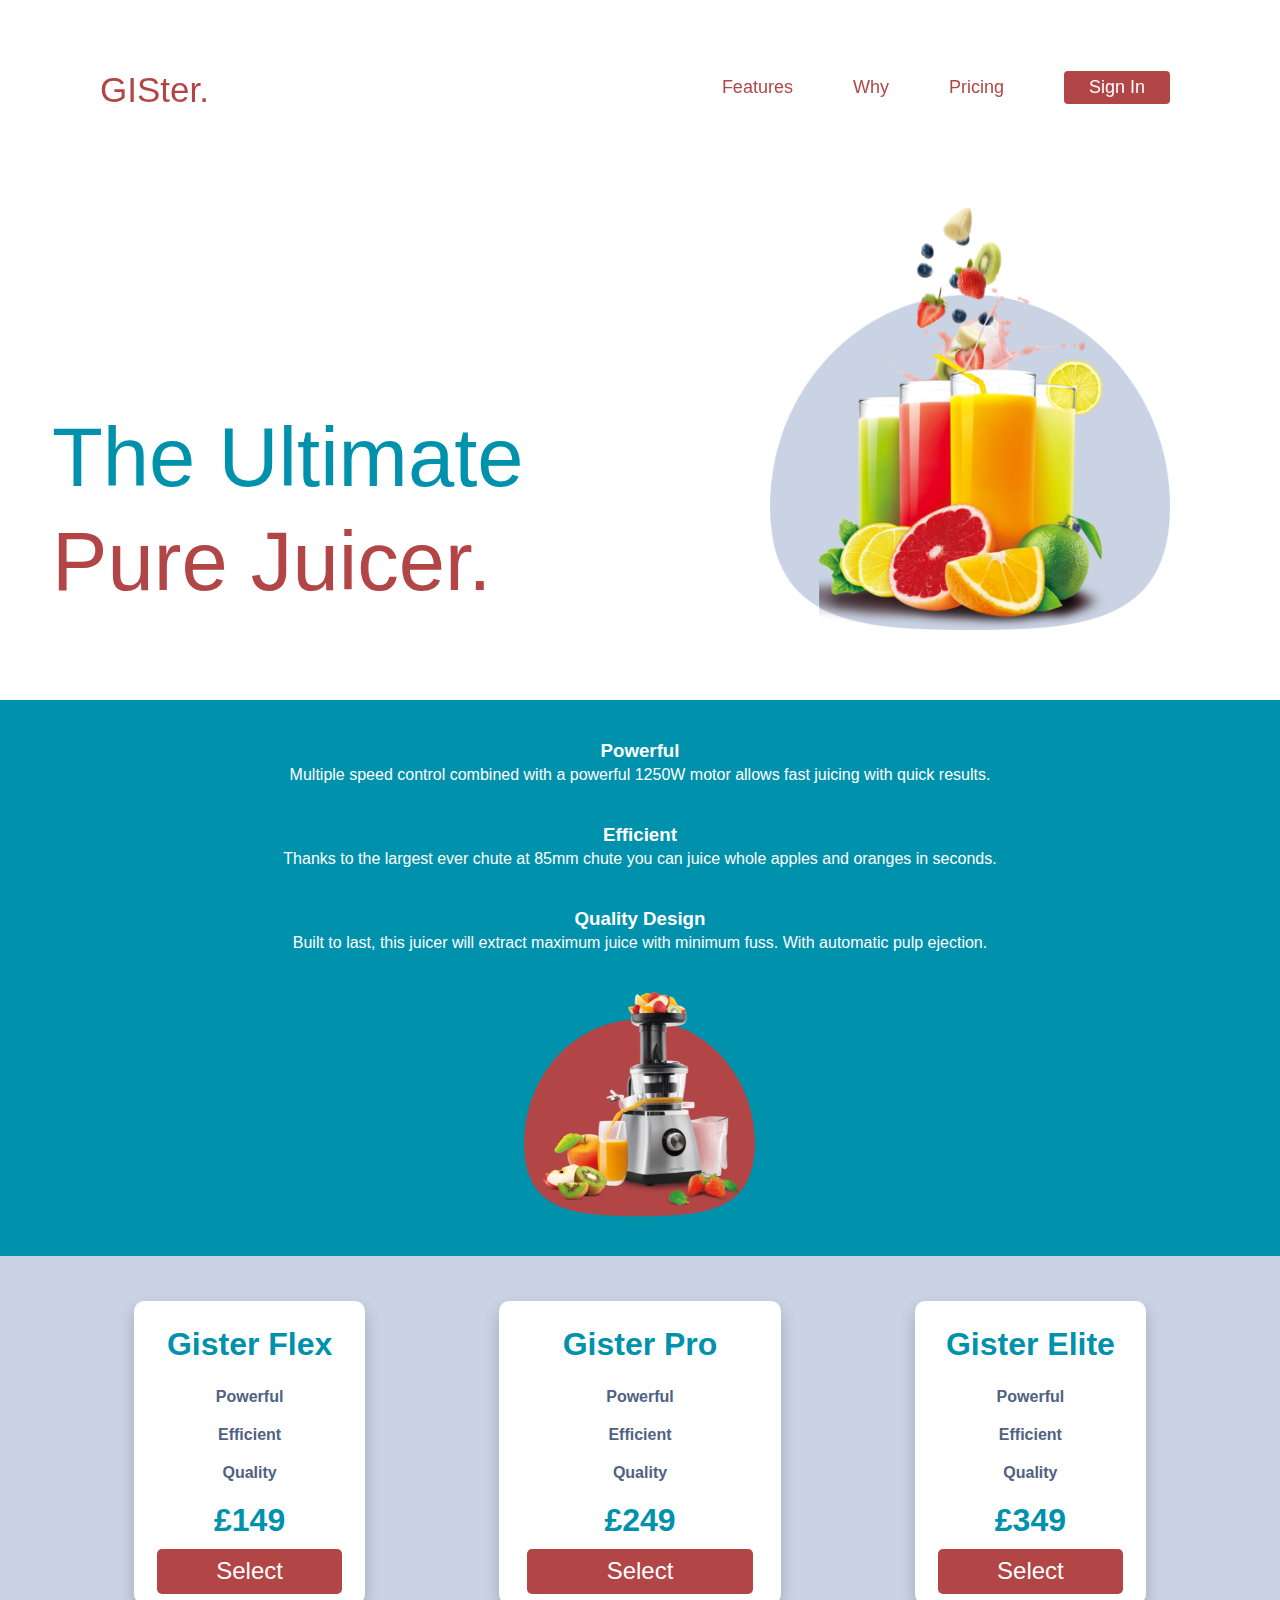
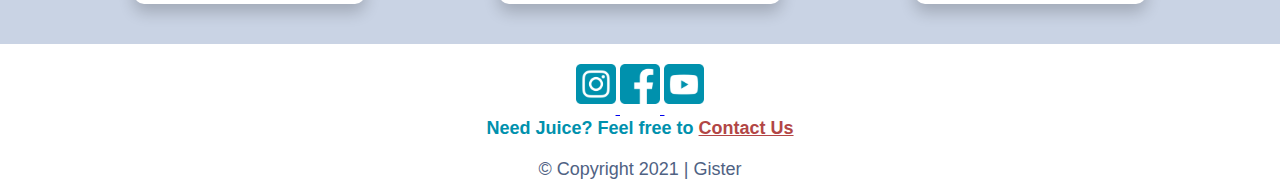
<file: index.html>
<!DOCTYPE html>
<html lang="en">
    <head>
        <meta charset="utf-8">
        <meta http-equiv="X-UA-Compatible" content="IE=edge">
        <title>Gister</title>
        <meta name="description" content="Gister Juicer">
        <meta name="viewport" content="width=device-width, initial-scale=1">
        <link rel="stylesheet" href="css/main.css">
    </head>
    <body>
        <header>
        <nav class="navbar">
            <span class="navbar-toggle" id="js-navbar-toggle">
                <img class="hamburger" src="images/hamburger.svg" alt="mobile menu">
            </span>
            <a href="index.html" class="logo">GISter.</a>
            <ul class="main-nav" id="js-menu">
                <li class="active">
                    <a href="#features" class="nav-links">Features</a>
                </li>
                <li>
                    <a href="#why" class="nav-links">Why</a>
                </li>
                <li>
                    <a href="#pricing" class="nav-links">Pricing</a>
                </li>
                <li>
                    <a href="sign-in.html" class="sign-in-mobile nav-links">Sign In</a>
                </li>
                <li>
                    <a href="sign-in.html" class="nav-links"><button class="sign-in-desktop">Sign In</button></a>
                </li>
            </ul> 
        </nav>
        </header>
        <main class="container">
            <section id="features">
                <div class="section-1">
                <div class="box-1">
                    <img class="juice-pic" src="images/juice.png" alt="Juice-pic">
                </div>
                <div class="box-2">
                    <h1 class="slogan-1">The Ultimate</h1>
                    <h1 class="slogan-2">Pure Juicer.</h1>
                </div>
                </div>
            </section>
            <section id="why">
                <div class="section-2">
                    <div class="box-3">
                        <h3 class="description-space">Powerful</h3>
                        <p class="product-description">Multiple speed control combined with a powerful 1250W motor allows fast juicing with quick results.</p>
                    </div>
                    <div class="box-4">
                        <h3 class="description-space">Efficient</h3>
                        <p class="product-description">Thanks to the largest ever chute at 85mm chute you can juice whole apples and oranges in seconds.</p>
                    </div>
                    <div class="box-5">
                        <h3 class="description-space">Quality Design</h3>
                        <p class="product-description">Built to last, this juicer will extract maximum juice with minimum fuss. With automatic pulp ejection.</p>
                    </div>
                    <div class="box-6 description-space">
                        <img class="juicer-pic" src="images/juicer-pic.png" alt="Juicer-pic">
                    </div>
                </div>
            </section>  
            <section id="pricing">
                <div class="section-3">
                <div class="card" id="card-1">
                    <h1 class="title">Gister Flex</h1>
                    <ul class="card-info">
                        <li>Powerful</li>
                        <li>Efficient</li>
                        <li>Quality</li>
                    </ul>
                    <h1 class="price">£149</h1>
                    <button class="card-button">Select</button>
                </div>
                <div class="card" id="card-2">
                    <h1 class="title">Gister Pro</h1>
                    <ul class="card-info">
                        <li>Powerful</li>
                        <li>Efficient</li>
                        <li>Quality</li>
                    </ul>
                    <h1 class="price">£249</h1>
                    <button class="card-button">Select</button>
                </div>
                <div class="card" id="card-3">
                    <h1 class="title">Gister Elite</h1>
                    <ul class="card-info">
                        <li>Powerful</li>
                        <li>Efficient</li>
                        <li>Quality</li>
                    </ul>
                    <h1 class="price">£349</h1>
                    <button class="card-button">Select</button>
                </div>
                </div>  
            </section>
            <footer>
                <section class="contact-us">
                    <div class="social-media-links">
                    <a href="https://www.instagram.com/accounts/login/">
                        <img class="social-links" id="instagram" src="images/instagram-icon.png" alt="instagram">
                    </a>
                    <a href="http://facebook.com/">
                        <img class="social-links" id="facebook" src="images/facebook-icon.png" alt="facebook">
                    </a>
                    <a href="https://www.youtube.com/">
                        <img class="social-links" id="youtube" src="images/youtube-icon.png" alt="youtube">
                    </a>
                    </div>
                    <p class="contact-info">Need Juice? Feel free to 
                        <a href="mailto:jaz.aduhene@hotmail.com" class="contact-link">Contact Us</a>
                    </p>
                    <p class="copyright">© Copyright 2021 | Gister</p>
                </section>
            </footer>
        </main>        
        <script src="js/scripts.js" async defer></script>
    </body>
</html>
</file>
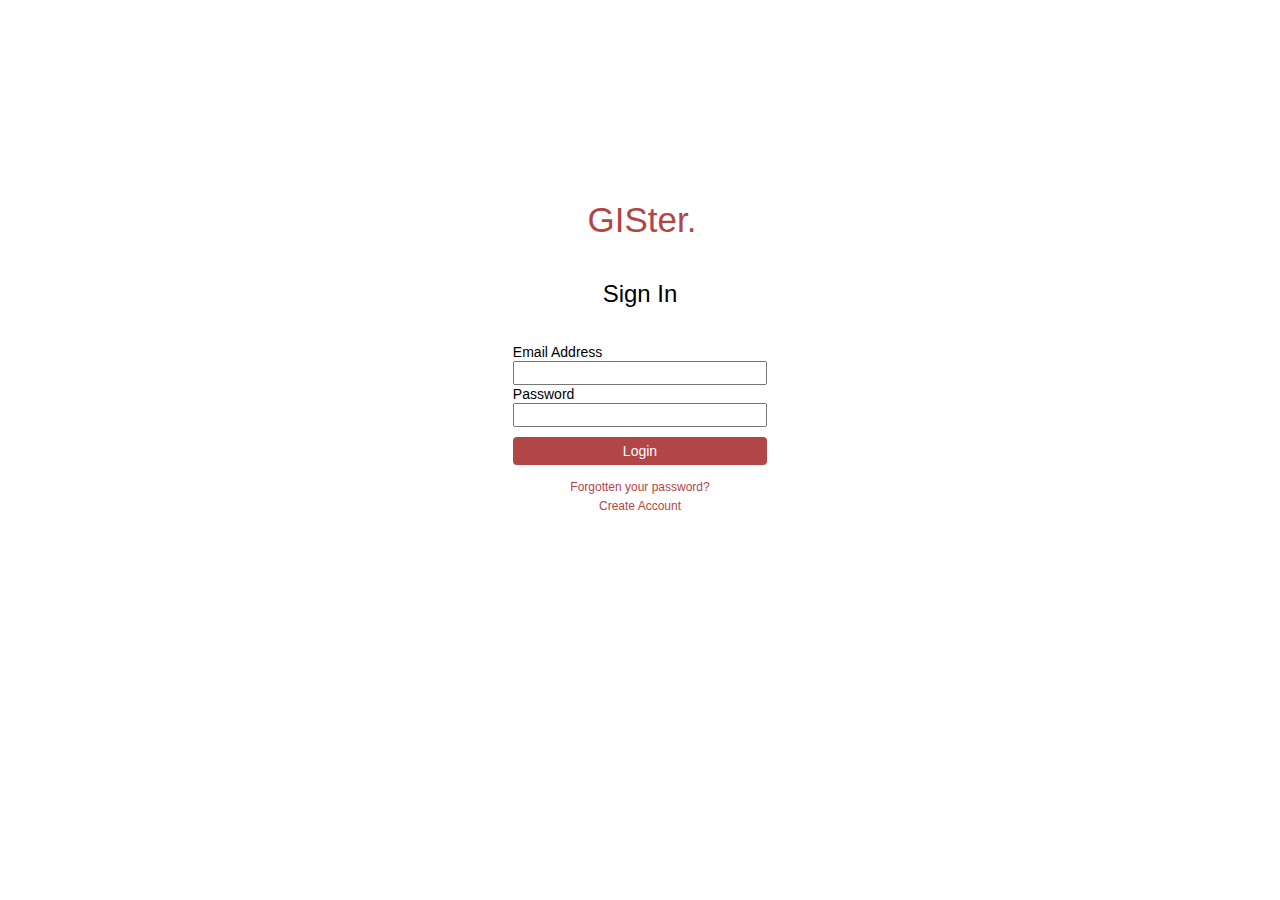
<file: sign-in.html>
<!DOCTYPE html>
<html lang="en">
    <head>
        <meta charset="utf-8">
        <meta http-equiv="X-UA-Compatible" content="IE=edge">
        <title>Sign In</title>
        <meta name="description" content="Sign In page">
        <meta name="viewport" content="width=device-width, initial-scale=1">
        <link rel="stylesheet" href="css/main.css">
    </head>
    <body>
        <a href="index.html" class="logo-2">
            <h1  class="logo-sign-in">GISter.</h1>
        </a>
        <h2 class="sign-in">Sign In</h2>
        <div class="sign-in-form">
        <form>
            <label for="email" class="email-password">Email Address</label><br>
            <input type="text" id="email" name="email"><br>
            <label for="password" class="email-password">Password</label><br>
            <input type="password" id="password" name="password"><br>
            <button type="submit" value="login" class="login-button">Login</button>
        </form> 
        <div>
        <div class="password-account">
            <h4 class="forgotten-password">Forgotten your password?</h4>
            <h4 class="create-account">Create Account</h4>
        </div>
    </div>
    </body>
</html>
</file>
<file: css/main.css>
* {
    padding: 0;
    margin: 0;
    scroll-behavior: smooth;
}

body {
    font-family: Helvetica;
}

/* For Mobile between 360px and 599px */

/* Navbar */

header {
    position: fixed;
    width: 100%;
    top: 0;
    left: 0;
}

.navbar  {
    font-size: 18px;
    padding-bottom: 10px;
    padding-left: 30px;
    padding-top: 20px;
}

.hamburger {
    padding-right: 30px;
    padding-top: 20px;
    height: 39px;
    width: 39px;
}

.main-nav {
    list-style-type: none;
    display: none;
}

.nav-links,
.logo {
    text-decoration: none;
    color: #B24646;
}

.nav-links:hover {
    color: #0091AD;
}

.main-nav li {
    text-align: center;
    margin: 15px auto;
}

.logo {
    display: inline-block;
    font-size: 35px;
    margin-top: 10px;
    margin-left: 20px;
    font-weight: 500;
}

.navbar-toggle {
    position: absolute;
    top: 10px;
    right: 20px;
    cursor: pointer;
    color:  #B24646;
    font-size: 24px;
}

.active {
    display: block;
}

.sign-in-desktop {
   visibility: hidden;
}

/* Grid */

.container {
    min-height: 1000px;
    display: grid;
    grid-template-columns: 1fr;
    grid-template-rows: 1fr;
    grid-template-areas:
      "section-1"
      "section-2"
      "section-3"
      "footer";
}

/* Features section */

#features {
    background-color: white;
    grid-area: section-1;
}

.section-1 {
    display: flex;
    flex-direction: column;
    margin: 52px;
    margin-top: 150px;
    text-align: center;
}

.box-1 {
    width: auto;
    height: auto;
    align-self: center;
}

.juice-pic {
    min-width: 65%;
    max-width: 60%;
    height: auto;
} 

.box-2 {
    width: 100%;
    height: 50%;
}

.slogan-1 {
    color: #0091AD;
    font-size: 6vh;
    font-weight: 400;
    margin-top: 20px;
}

.slogan-2 {
    color: #B24646;
    font-size: 6vh;
    font-weight: 400;
    margin-top: 8px;
}

/* Why section */

#why {
    background-color: #0091AD;
    grid-area: section-2;
}

.section-2 {
    display: flex;
    flex-direction: column;
    justify-content: space-between;
    text-align: center;
    margin-left: 35px;
    margin-right: 35px;
    margin-bottom: 35px;
    color: white;
}

.description-space {
    margin-top: 40px;
}

.product-description {
    margin-top: 4px;
}

.box-6 {
    width: auto;
    height: auto;
    align-self: center;
}

.juicer-pic {
    min-width: 65%;
    max-width: 60%;
    height: auto;
}

/* Pricing section */

#pricing {
    background-color: #C9D3E4;
    grid-area: section-3;
}

.section-3 {
    display: flex;
    flex-direction: column;
    align-items: center;
    margin-bottom: 40px;
    margin-top: 5px;
}

.card {
    text-align: center;
    background-color: white;
    width: 80vw;
    box-shadow: 0 8px 16px 0 rgba(0,0,0,0.2);
    border-radius: 10px;
    margin-top: 40px;
}

.title {
    margin-top: 25px;
    color:#0091AD;
}

.card-info {
    margin-top: 25px;
    list-style: none;
    font-weight: 600;
    color: #4F6283;
}

.card-info li {
    margin: 20px 0;
}

.price {
    color: #0091AD;
}

.card-button { 
    margin-top: 10px;
    margin-bottom: 10px;
    border-radius: 5px;
    background-color: #B24646; 
    border: none;
    color: white;
    width: 80%;
    height: 5vh;
    font-size: x-large;
    cursor: pointer;
}

.card-button:hover {
    transform: scale(0.9);
    background-color: #9C2F2F;
}

/* Footer */

footer {
    grid-area: footer;
    align-items: center;
}

.social-links {
    width: 40px;
    height: 40px;
    margin-bottom: 10px;
}

.contact-us {
    text-align: center;
    padding-top: 20px;
    color: #0091AD;
}

.contact-info {
    font-size: large;
    font-weight: 600;
    margin-left: 20px;
    margin-right: 20px;
    margin-bottom: 20px;
}

.contact-link {
    color: #B24646;
    cursor: pointer;
}

.copyright {
    color: #4F6283;
    font-size: 2vh;
    margin-bottom: 5px;
}

/* Sign In Page */

.logo-2 {
    text-decoration: none;
    display: flex;
    justify-content: center;
}

.logo-sign-in {
    color: #B24646;
    padding-top: 100px;
    margin-top: 100px;
    font-size: 35px;
    font-weight: 500;
    margin-left: 4px;
}

.sign-in {
    display: flex;
    justify-content: center;
    margin-top: 40px;
    font-weight: 500;
}

.sign-in-form {
    display: block;
    text-align: center;
    margin-top: 35px;
    width: 100%;
}

form {
    display: inline-block;
    margin-left: auto;
    margin-right: auto;
    text-align: left;
}

.email-password {
    font-weight: 500;
    font-size: 14px;
}

.login-button {
    margin-top: 10px;
    visibility: visible;
    border-radius: 4px;
    background-color: #B24646; 
    border: none;
    color: white;
    padding: 6px 110px 6px 110px;
    font-size: 14px;
    cursor: pointer;
}

.password-account {
    cursor: pointer;
}

.forgotten-password {
    margin-top: 15px;
    color: #858383;
    font-weight: 400;
    font-size: 12px;
}

.create-account {
    margin-top: 5px;
    color: #B24646;
    font-weight: 400;
    font-size: 12px;
}

#email {
    width: 250px;
    height: 20px;
}

#password {
    width: 250px;
    height: 20px;
}

/* For Mobile under 400px */

@media only screen and (max-width: 270px) { 

    /* Features section */

    .slogan-1 {
        font-size: 3vh;
    }

    .slogan-2 {
        font-size: 3vh;
    }

    .card-button { 
        font-size: 6vw;
    }
}

/* For Mobile under 360px */

@media only screen and (max-width: 360px) { 

    /* Features section */

    .slogan-1 {
        font-size: 5vh;
    }

    .slogan-2 {
        font-size: 5vh;
    }
}

/* For Tablets */
@media only screen and (min-width: 600px) { 

    /* Navbar */

    .navbar  {
        padding-left: 60px;
        padding-top: 40px;
    }
    
    .hamburger {
        padding-right: 60px;
        padding-top: 40px;
    }

    /* Features section */

    .section-1 {
        flex-direction: row-reverse;
        align-items: stretch;
        margin-right: 80px;
        margin-bottom: 40px;
        margin-top: 80px;
    }

    .box-1 {
        display: flex;
        align-items: stretch;
        width: 50vw;
        align-self: flex-end;
    }

    .box-2 {
        display: flex;
        flex-flow: row wrap;
        text-align: left;
        margin-left: px;
        padding-bottom: 20px;
    }

    .slogan-1 {
        font-size: 6.5vw;
        margin-top: 180px;
    }
    
    .slogan-2 {
        font-size: 6.5vw;
    }

    .juice-pic {
        max-width: 100%;
    }

    /* Pricing Section */

    .section-3 {
        flex-direction: row;
        justify-content: space-evenly;
    }

    .card {
        max-width: 18vw;
    }

    #card-2 {
        min-width: 22vw;
        min-height: 32vh;
    }
    
    /* Sign In Page */

    .forgotten-password {
        color: #B24646;
    }
}

/* For Tablets */
@media only screen and (min-width: 800px) { 

    
    .section-1 {
        margin-top: 130px;
    }

/* For Desktop */

@media only screen and (min-width: 1000px) {

    .navbar {
        display: flex;
        justify-content: space-between;
        padding-bottom: 0;
        height: 100px;
        align-items: center;
        padding-right: 80px;
        padding-left: 80px;
    }

    .main-nav {
        display: flex;
        margin-right: 30px;
        flex-direction: row;
        justify-content: flex-end;
    }

    .main-nav li {
        margin: 0;
    }

    .nav-links {
        margin-left: 60px;
    }

    .logo {
        margin-top: 0;
    }

    .navbar-toggle {
        display: none;
    }

    .sign-in-desktop {
        visibility: visible;
        border-radius: 4px;
        background-color: #B24646; 
        border: none;
        color: white;
        padding: 6px 25px 6px 25px;
        font-size: 18px;
        cursor: pointer;
        text-align: center;
        margin-top: -10px;
        transition: transform .9s;
    }    

    .sign-in-desktop:hover {
        transform: scale(1.1);
    }

    .sign-in-mobile {
        display: none !important;
    }

    /* Features Section */

    .section-1 {
        margin-bottom: 70px;
        margin-top: 180px;
    }

    .box-1 {
        margin-right: 30px;
    }

    .juice-pic {
        max-width: 100%;
    }

    .slogan-1 {
        font-size: 6.5vw;
        margin-top: 230px;
    }
    
    .slogan-2 {
        font-size: 6.5vw;
    }

    /* Sign In Page */

    .forgotten-password {
        color: #B24646;
    }

    /* For Larger Desktop */

    @media only screen and (min-width: 1370px) {

            .section-1 {
                margin-top: 200px;
            }
        }
    }
}
</file>
